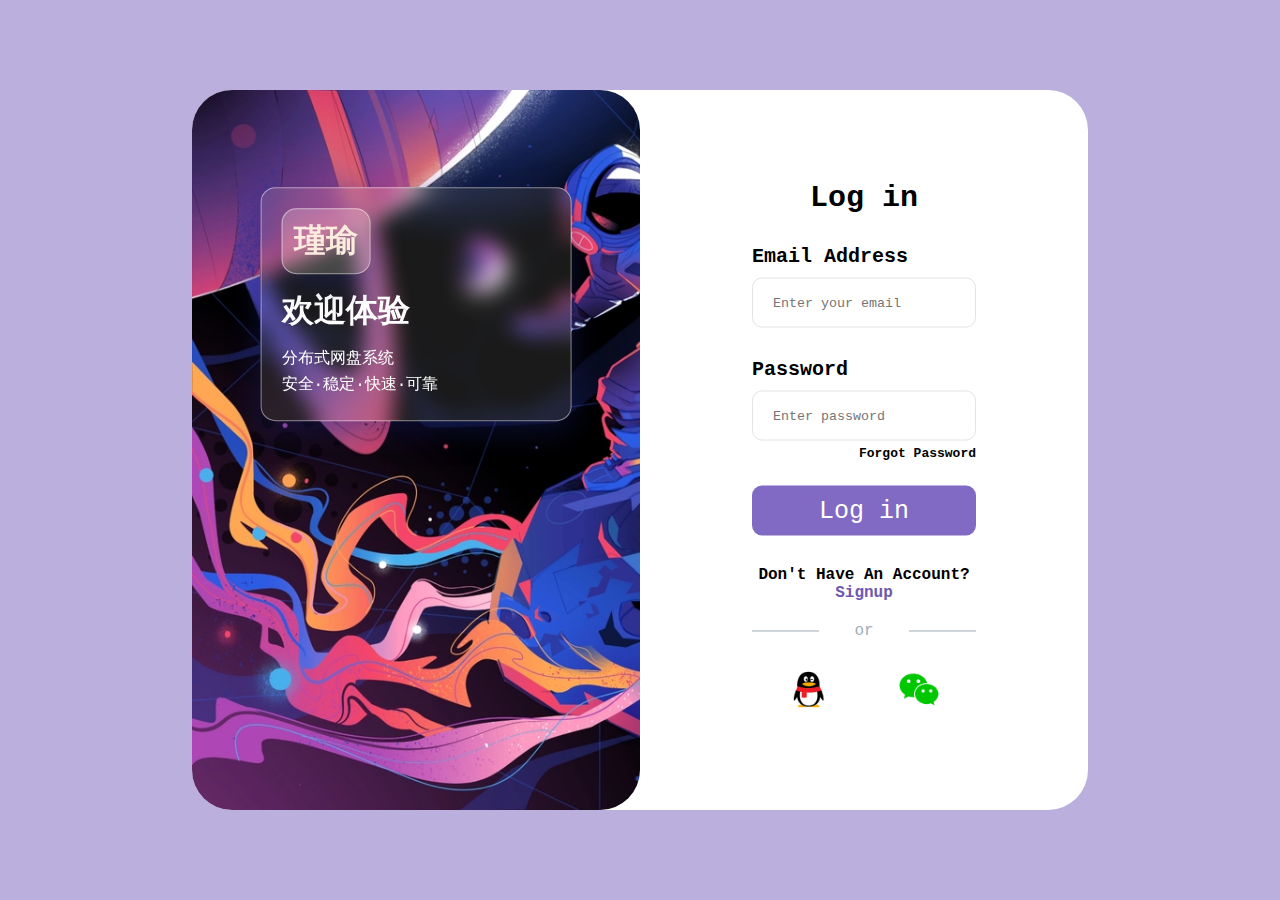
<file: static/view/signin.html>
<!DOCTYPE html>
<html lang="en">
<head>
    <script src="http://libs.baidu.com/jquery/2.0.0/jquery.min.js"></script>
    <meta charset="UTF-8">
    <meta http-equiv="X-UA-Compatible" content="IE=edge">
    <meta name="viewport" content="width=device-width, initial-scale=1.0">
    <title>瑾瑜网盘系统</title>
    <link rel="stylesheet" href="../signin.css">
</head>
<body>
    <div class="content">
        <div class="login-wrapper">
            <div class="left-img">
                <div class="glass">
                    <div class="tips">
                        <div class="title" style="font-size: xx-large;color: rgb(251, 236, 222);">
                            瑾瑜
                        </div>
                        <h1>欢迎体验</h1>
                        <span>分布式网盘系统</span>
                        <span>安全·稳定·快速·可靠</span>
                    </div>
                </div>
            </div>
            <div class="right-login-form">
                <div class="form-wrapper">
                    <h1>Log in</h1>
                    <div class="input-items">
                        <span class="input-tips">
                            Email Address
                        </span>
                        <input type="text" class="inputs" id="email" placeholder="Enter your email">
                    </div>
                    <div class="input-items">
                        <span class="input-tips">
                            Password
                        </span>
                        <input type="password" class="inputs" id="password" placeholder="Enter password">
                        <span class="forgot">Forgot Password</span>
                    </div>
                    <button class="login-btn">Log in</button>
                    <div class="siginup-tips">
                        <span>Don't Have An Account?</span>
                        <span>Signup</span>
                    </div>
                    <div class="other-login">
                        <div class="divider">
                            <span class="line"></span>
                            <span class="divider-text">or</span>
                            <span class="line"></span>
                        </div>
                        <div class="other-login-wrapper">
                            <div class="other-login-item">
                                <img src="../asset/QQ.png" alt="QQ">
                            </div>
                            <div class="other-login-item">
                                <img src="../asset/WeChat.png" alt="WeChat">
                            </div>
                        </div>
                    </div>
                </div>
            </div>
        </div>
    </div>
</body>

<script>
    const loginBtn = document.querySelector('.login-btn')

    loginBtn.addEventListener('click',function (){
        var username = document.getElementById('email');
        var password = document.getElementById('password');
        console.log("用户名："+username.value+"   密码："+password.value)

        $.ajax({
            url: "/user/signin",
            type: "POST",
            data: {
                "username": username.value,
                "password": password.value
            },
            error: function (err) {
                alert(err);
            },
            success: function (body) {
                localStorage.setItem("token", body.data.Token)
                localStorage.setItem("username", body.data.Username)
                // 增加上传入口ip:port
                localStorage.setItem("uploadEntry", body.data.UploadEntry);
                // 增加下载入口ip:port
                localStorage.setItem("downloadEntry", body.data.DownloadEntry);
                window.location.href = body.data.Location;
            }
        });
    })




</script>
</html>
</file>
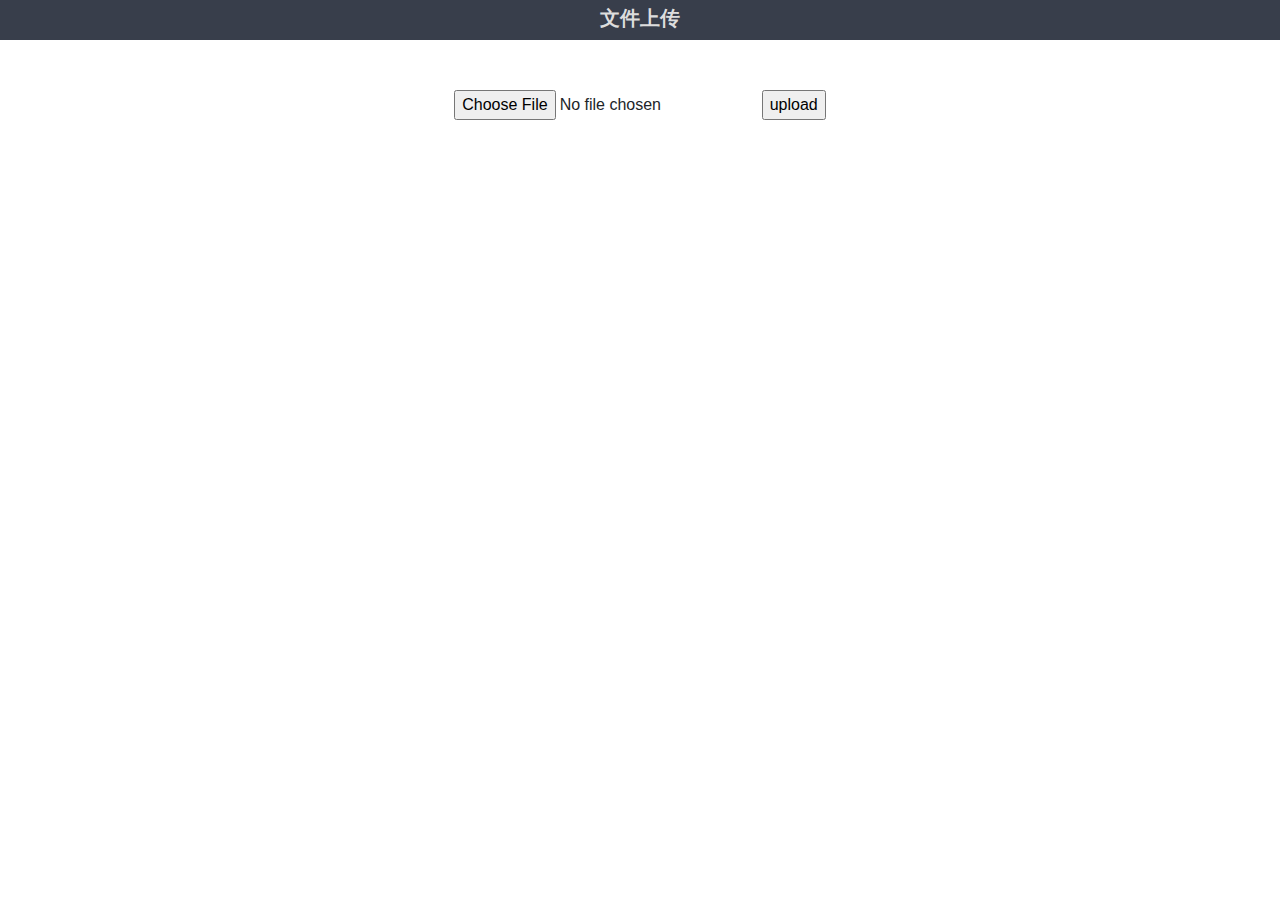
<file: static/view/upload.html>
<html>

<head>
  <!-- bootstrap 4.x is supported. You can also use the bootstrap css 3.3.x versions -->
  <link rel="stylesheet" href="/static/css/bootstrap.min.css">
  <link href="/static/css/fileinput.min.css" media="all" rel="stylesheet" type="text/css" />
  <!-- if using RTL (Right-To-Left) orientation, load the RTL CSS file after fileinput.css by uncommenting below -->
  <!-- link href="https://cdnjs.cloudflare.com/ajax/libs/bootstrap-fileinput/4.4.9/css/fileinput-rtl.min.css" media="all" rel="stylesheet" type="text/css" /-->
  <script src="/static/js/jquery-3.2.1.min.js"></script>
  <!-- piexif.min.js is needed for auto orienting image files OR when restoring exif data in resized images and when you 
        wish to resize images before upload. This must be loaded before fileinput.min.js -->
  <script src="/static/js/piexif.min.js" type="text/javascript"></script>
  <!-- sortable.min.js is only needed if you wish to sort / rearrange files in initial preview. 
        This must be loaded before fileinput.min.js -->
  <script src="/static/js/sortable.min.js" type="text/javascript"></script>
  <!-- purify.min.js is only needed if you wish to purify HTML content in your preview for 
        HTML files. This must be loaded before fileinput.min.js -->
  <script src="/static/js/purify.min.js" type="text/javascript"></script>
  <!-- popper.min.js below is needed if you use bootstrap 4.x. You can also use the bootstrap js 
       3.3.x versions without popper.min.js. -->
  <script src="/static/js/popper.min.js"></script>
  <!-- bootstrap.min.js below is needed if you wish to zoom and preview file content in a detail modal
        dialog. bootstrap 4.x is supported. You can also use the bootstrap js 3.3.x versions. -->
  <script src="/static/js/bootstrap.min.js" type="text/javascript">
  </script>
  <!-- the main fileinput plugin file -->
  <script src="/static/js/fileinput.min.js"></script>
  <!-- optionally if you need a theme like font awesome theme you can include it as mentioned below -->
  <script src="/static/js/theme.js"></script>
  <script src="/static/js/auth.js"></script>
</head>

<body style="width:100%;height:100%;text-align:center;">
  <div style="width:100%;height:100%;margin:0 0 10px 0;text-align: center;">
    <div style="font-size:20px;font-weight:bold;color:#ddd; 
      margin:0;padding-top:3px;background:#383e4b;height:40px;">
      文件上传
    </div>
    <div style="width:60%;height:30%;text-align:center;margin: 50px auto;">
      <form id="upForm" action="#" method="post" enctype="multipart/form-data">
        <!-- <input id="file" name="file" type="file" class="file" data-msg-placeholder="选择文件"> -->
        <input id="file" type="file" name="file" />
        <button id="上传" type="button" onclick="onUpload();">upload</button>
      </form>
    </div>
  </div>
</body>

<script lang="javascript">
  // $(document).ready(function () {
  //   var upEntry = localStorage.getItem("uploadEntry");
  //   if (upEntry != "") {
  //     alert("http://" + upEntry + "/file/upload");
  //     document.getElementById("upForm").action = "http://" + upEntry + "/file/upload";
  //   }
  // });

  function onUpload() {
    var upUrl = "/file/upload?" + queryParams();
    var upEntry = localStorage.getItem("uploadEntry");
    if (upEntry != null ) {
      if (upEntry.indexOf("http:")>=0) {
        upUrl = upEntry + "/file/upload?" + queryParams();
      } else {
        upUrl = "http://" + upEntry + "/file/upload?" + queryParams();
      }
    }
    $.ajax({
      url: upUrl,
      type: 'POST',
      cache: false,
      data: new FormData($('#upForm')[0]),
      processData: false,
      contentType: false,
      error: function (err) {
        alert('请求报错信息: ' + JSON.stringify(err));
      },
      success: function (res) {
        alert('请求返回结果: ' + JSON.stringify(res));
        if (res.code == 0) {
          window.location.href = "/static/view/home.html";
        }
      }
    });
  }
</script>

</html>
</file>
<file: static/signin.css>
* {
  padding: 0;
  margin: 0;
  font-family: "Aguazyuan", Courier, monospace;
}

.content {
  width: 100vw;
  height: 100vh;
  background-color: rgb(186, 175, 221);
  position: relative;
}
.content .login-wrapper {
  width: 70vw;
  height: 80vh;
  background-color: #fff;
  border-radius: 40px;
  position: absolute;
  left: 50%;
  top: 50%;
  transform: translate(-50%, -50%);
  display: flex;
}
.content .login-wrapper .left-img {
  border-radius: 40px;
  flex: 1;
  background: url(./asset/bg.jpg) no-repeat;
  background-size: cover;
  position: relative;
}
.content .login-wrapper .left-img .glass {
  width: 60%;
  padding: 20px;
  color: #fff;
  position: absolute;
  top: 20%;
  left: 50%;
  transform: translate(-50%, -20%);
  background: rgba(255, 255, 255, 0.1);
  box-shadow: 0 8px 32px 0 rgba(31, 38, 135, 0.37);
  backdrop-filter: blur(10px);
  -webkit-backdrop-filter: blur(10px);
  border-radius: 15px;
  border: 1px solid rgba(255, 255, 255, 0.48);
}
.content .login-wrapper .left-img .glass .tips .title {
  width: 25%;
  font-weight: 600;
  font-size: 15px;
  text-align: center;
  padding: 10px;
  overflow: hidden;
  background: rgba(255, 255, 255, 0.1);
  box-shadow: 0 8px 32px 0 rgba(31, 38, 135, 0.37);
  backdrop-filter: blur(10px);
  -webkit-backdrop-filter: blur(10px);
  border-radius: 15px;
  border: 1px solid rgba(255, 255, 255, 0.48);
}
.content .login-wrapper .left-img .glass .tips h1 {
  margin: 15px 0;
}
.content .login-wrapper .left-img .glass .tips span {
  margin: 5px 0;
  display: block;
  font-weight: 100;
}
.content .login-wrapper .right-login-form {
  flex: 1;
  position: relative;
}
.content .login-wrapper .right-login-form .form-wrapper {
  position: absolute;
  left: 50%;
  top: 50%;
  transform: translate(-50%, -50%);
}
.content .login-wrapper .right-login-form .form-wrapper h1 {
  font-size: 30px;
  text-align: center;
}
.content .login-wrapper .right-login-form .form-wrapper .input-items {
  margin: 20px 0;
}
.content .login-wrapper .right-login-form .form-wrapper .input-items .input-tips {
  display: inline-block;
  font-weight: 600;
  font-size: 20px;
  margin: 10px 0;
}
.content .login-wrapper .right-login-form .form-wrapper .input-items .inputs {
  width: 100%;
  height: 50px;
  border-radius: 10px;
  border: 1px solid rgb(227, 227, 227);
  padding: 20px;
  box-sizing: border-box;
  outline: none;
  transition: 0.5s;
}
.content .login-wrapper .right-login-form .form-wrapper .input-items .inputs:focus {
  border: 1px solid rgb(128, 106, 196);
}
.content .login-wrapper .right-login-form .form-wrapper .input-items .forgot {
  float: right;
  font-weight: 600;
  text-align: right;
  margin: 5px 0;
  font-size: 13px;
  cursor: pointer;
}
.content .login-wrapper .right-login-form .form-wrapper .login-btn {
  width: 100%;
  height: 50px;
  background-color: rgb(128, 106, 196);
  border: 0;
  border-radius: 10px;
  color: #fff;
  font-size: 25px;
  margin: 20px 0;
  cursor: pointer;
}
.content .login-wrapper .right-login-form .form-wrapper .siginup-tips {
  text-align: center;
  font-weight: 600;
  margin: 10px 0;
}
.content .login-wrapper .right-login-form .form-wrapper .siginup-tips span:last-child {
  color: rgb(110, 87, 179);
  cursor: pointer;
}
.content .login-wrapper .right-login-form .form-wrapper .other-login .divider {
  width: 100%;
  margin: 20px 0;
  text-align: center;
  display: flex;
  align-items: center;
  justify-content: space-between;
}
.content .login-wrapper .right-login-form .form-wrapper .other-login .divider .line {
  display: inline-block;
  max-width: 35%;
  width: 35%;
  flex: 1;
  height: 1px;
  background-color: rgb(162, 172, 185);
}
.content .login-wrapper .right-login-form .form-wrapper .other-login .divider .divider-text {
  vertical-align: middle;
  margin: 0 20px;
  display: inline-block;
  width: 50px;
  color: rgb(162, 172, 185);
  white-space: normal;
}
.content .login-wrapper .right-login-form .form-wrapper .other-login .other-login-wrapper {
  width: 100%;
  display: flex;
  justify-content: center;
  align-items: center;
}
.content .login-wrapper .right-login-form .form-wrapper .other-login .other-login-wrapper .other-login-item {
  width: 70px;
  padding: 10px;
  text-align: center;
  border-radius: 10px;
  cursor: pointer;
  font-weight: 600;
  color: rgb(51, 49, 116);
  margin: 0 10px;
  transition: 0.4s;
}
.content .login-wrapper .right-login-form .form-wrapper .other-login .other-login-wrapper .other-login-item img {
  width: 40px;
  height: 40px;
  vertical-align: middle;
}
.content .login-wrapper .right-login-form .form-wrapper .other-login .other-login-wrapper .other-login-item span {
  vertical-align: middle;
}
.content .login-wrapper .right-login-form .form-wrapper .other-login .other-login-wrapper .other-login-item:hover {
  width: 80px;
  height: 50%;
  background-color: #fff;
  border: 0;
  box-shadow: 1px 10px 32px 1px rgba(186, 175, 221, 0.37);
}

@media (max-width: 1024px) {
  .login-wrapper {
    padding: 20px;
  }
  .login-wrapper .left-img {
    display: none;
  }
  .login-wrapper .right-login-form {
    padding: 20px;
  }
}

/*# sourceMappingURL=signin.css.map */
</file>
<file: static/css/fileinput.min.css>
/*!
 * bootstrap-fileinput v4.4.9
 * http://plugins.krajee.com/file-input
 *
 * Krajee default styling for bootstrap-fileinput.
 *
 * Author: Kartik Visweswaran
 * Copyright: 2014 - 2018, Kartik Visweswaran, Krajee.com
 *
 * Licensed under the BSD 3-Clause
 * https://github.com/kartik-v/bootstrap-fileinput/blob/master/LICENSE.md
 */.btn-file input[type=file],.file-caption-icon,.file-no-browse,.file-preview .fileinput-remove,.file-zoom-dialog .btn-navigate,.file-zoom-dialog .floating-buttons,.krajee-default .file-thumb-progress{position:absolute}.file-loading input[type=file],input[type=file].file-loading{width:0;height:0}.file-no-browse{left:50%;bottom:20%;width:1px;height:1px;font-size:0;opacity:0;border:none;background:0 0;outline:0;box-shadow:none}.file-caption-icon,.file-input-ajax-new .fileinput-remove-button,.file-input-ajax-new .fileinput-upload-button,.file-input-ajax-new .no-browse .input-group-btn,.file-input-new .close,.file-input-new .file-preview,.file-input-new .fileinput-remove-button,.file-input-new .fileinput-upload-button,.file-input-new .glyphicon-file,.file-input-new .no-browse .input-group-btn,.file-zoom-dialog .modal-header:after,.file-zoom-dialog .modal-header:before,.hide-content .kv-file-content,.kv-hidden{display:none}.btn-file,.file-caption,.file-input,.file-loading:before,.file-preview,.file-zoom-dialog .modal-dialog,.krajee-default .file-thumbnail-footer,.krajee-default.file-preview-frame{position:relative}.file-error-message pre,.file-error-message ul,.krajee-default .file-actions,.krajee-default .file-other-error{text-align:left}.file-error-message pre,.file-error-message ul{margin:0}.krajee-default .file-drag-handle,.krajee-default .file-upload-indicator{float:left;margin:5px 0 -5px;width:16px;height:16px}.krajee-default .file-thumb-progress .progress,.krajee-default .file-thumb-progress .progress-bar{height:11px;font-family:Verdana,Helvetica,sans-serif;font-size:9px}.krajee-default .file-caption-info,.krajee-default .file-size-info{display:block;white-space:nowrap;overflow:hidden;text-overflow:ellipsis;width:160px;height:15px;margin:auto}.file-zoom-content>.file-object.type-flash,.file-zoom-content>.file-object.type-image,.file-zoom-content>.file-object.type-video{max-width:100%;max-height:100%;width:auto}.file-zoom-content>.file-object.type-flash,.file-zoom-content>.file-object.type-video{height:100%}.file-zoom-content>.file-object.type-default,.file-zoom-content>.file-object.type-html,.file-zoom-content>.file-object.type-pdf,.file-zoom-content>.file-object.type-text{width:100%}.file-loading:before{content:" Loading...";display:inline-block;padding-left:20px;line-height:16px;font-size:13px;font-variant:small-caps;color:#999;background:url(../img/loading.gif) top left no-repeat}.file-object{margin:0 0 -5px;padding:0}.btn-file{overflow:hidden}.btn-file input[type=file]{top:0;left:0;min-width:100%;min-height:100%;text-align:right;opacity:0;background:none;cursor:inherit;display:block}.btn-file ::-ms-browse{font-size:10000px;width:100%;height:100%}.file-caption .file-caption-name{width:100%;margin:0;padding:0;box-shadow:none;border:none;background:0 0;outline:0}.file-caption.icon-visible .file-caption-icon{display:inline-block}.file-caption.icon-visible .file-caption-name{padding-left:15px}.file-caption-icon{left:8px}.file-error-message{color:#a94442;background-color:#f2dede;margin:5px;border:1px solid #ebccd1;border-radius:4px;padding:15px}.file-error-message pre{margin:5px 0}.file-caption-disabled{background-color:#eee;cursor:not-allowed;opacity:1}.file-preview{border-radius:5px;border:1px solid #ddd;padding:8px;width:100%;margin-bottom:5px}.file-preview .btn-xs{padding:1px 5px;font-size:12px;line-height:1.5;border-radius:3px}.file-preview .fileinput-remove{top:1px;right:1px;line-height:10px}.file-preview .clickable{cursor:pointer}.file-preview-image{font:40px Impact,Charcoal,sans-serif;color:green}.krajee-default.file-preview-frame{margin:8px;border:1px solid #ddd;box-shadow:1px 1px 5px 0 #a2958a;padding:6px;float:left;text-align:center}.krajee-default.file-preview-frame .kv-file-content{width:213px;height:160px}.krajee-default.file-preview-frame .kv-file-content.kv-pdf-rendered{width:400px}.krajee-default.file-preview-frame .file-thumbnail-footer{height:70px}.krajee-default.file-preview-frame:not(.file-preview-error):hover{box-shadow:3px 3px 5px 0 #333}.krajee-default .file-preview-text{display:block;color:#428bca;border:1px solid #ddd;font-family:Menlo,Monaco,Consolas,"Courier New",monospace;outline:0;padding:8px;resize:none}.krajee-default .file-preview-html{border:1px solid #ddd;padding:8px;overflow:auto}.krajee-default .file-other-icon{font-size:6em}.krajee-default .file-footer-buttons{float:right}.krajee-default .file-footer-caption{display:block;text-align:center;padding-top:4px;font-size:11px;color:#777;margin-bottom:15px}.krajee-default .file-preview-error{opacity:.65;box-shadow:none}.krajee-default .file-thumb-progress{height:11px;top:37px;left:0;right:0}.krajee-default.kvsortable-ghost{background:#e1edf7;border:2px solid #a1abff}.krajee-default .file-preview-other:hover{opacity:.8}.krajee-default .file-preview-frame:not(.file-preview-error) .file-footer-caption:hover{color:#000}.kv-upload-progress .progress{height:20px;margin:10px 0;overflow:hidden}.kv-upload-progress .progress-bar{height:20px;font-family:Verdana,Helvetica,sans-serif}.file-zoom-dialog .file-other-icon{font-size:22em;font-size:50vmin}.file-zoom-dialog .modal-dialog{width:auto}.file-zoom-dialog .modal-header{display:flex;align-items:center;justify-content:space-between}.file-zoom-dialog .btn-navigate{padding:0;margin:0;background:0 0;text-decoration:none;outline:0;opacity:.7;top:45%;font-size:4em;color:#1c94c4}.file-zoom-dialog .btn-navigate:not([disabled]):hover{outline:0;box-shadow:none;opacity:.6}.file-zoom-dialog .floating-buttons{top:5px;right:10px}.file-zoom-dialog .btn-navigate[disabled]{opacity:.3}.file-zoom-dialog .btn-prev{left:1px}.file-zoom-dialog .btn-next{right:1px}.file-zoom-dialog .kv-zoom-title{font-weight:300;color:#999;max-width:50%;overflow:hidden;white-space:nowrap;text-overflow:ellipsis}.file-input-ajax-new .no-browse .form-control,.file-input-new .no-browse .form-control{border-top-right-radius:4px;border-bottom-right-radius:4px}.file-caption-main{width:100%}.file-thumb-loading{background:url(../img/loading.gif) center center no-repeat content-box!important}.file-drop-zone{border:1px dashed #aaa;border-radius:4px;height:100%;text-align:center;vertical-align:middle;margin:12px 15px 12px 12px;padding:5px}.file-drop-zone.clickable:hover{border:2px dashed #999}.file-drop-zone.clickable:focus{border:2px solid #5acde2}.file-drop-zone .file-preview-thumbnails{cursor:default}.file-drop-zone-title{color:#aaa;font-size:1.6em;padding:85px 10px;cursor:default}.file-highlighted{border:2px dashed #999!important;background-color:#eee}.file-uploading{background:url(../img/loading-sm.gif) center bottom 10px no-repeat;opacity:.65}@media (min-width:576px){.file-zoom-dialog .modal-dialog{max-width:500px}}@media (min-width:992px){.file-zoom-dialog .modal-lg{max-width:800px}}.file-zoom-fullscreen.modal{position:fixed;top:0;right:0;bottom:0;left:0}.file-zoom-fullscreen .modal-dialog{position:fixed;margin:0;padding:0;width:100%;height:100%;max-width:100%;max-height:100%}.file-zoom-fullscreen .modal-content{border-radius:0;box-shadow:none}.file-zoom-fullscreen .modal-body{overflow-y:auto}.floating-buttons{z-index:3000}.floating-buttons .btn-kv{margin-left:3px;z-index:3000}.file-zoom-content{height:480px;text-align:center}.file-zoom-content .file-preview-image,.file-zoom-content .file-preview-video{max-height:100%}.file-zoom-content>.file-object.type-image{height:auto;min-height:inherit}.file-zoom-content>.file-object.type-audio{width:auto;height:30px}@media screen and (max-width:767px){.file-preview-thumbnails{display:flex;justify-content:center;align-items:center;flex-direction:column}.file-zoom-dialog .modal-header{flex-direction:column}}@media screen and (max-width:350px){.krajee-default.file-preview-frame .kv-file-content{width:160px}}.file-loading[dir=rtl]:before{background:url(../img/loading.gif) top right no-repeat;padding-left:0;padding-right:20px}.file-sortable .file-drag-handle{cursor:move;opacity:1}.file-sortable .file-drag-handle:hover{opacity:.7}.clickable .file-drop-zone-title{cursor:pointer}.kv-zoom-actions .btn-kv{margin-left:3px}.file-preview-initial.sortable-chosen{background-color:#d9edf7}
</file>
